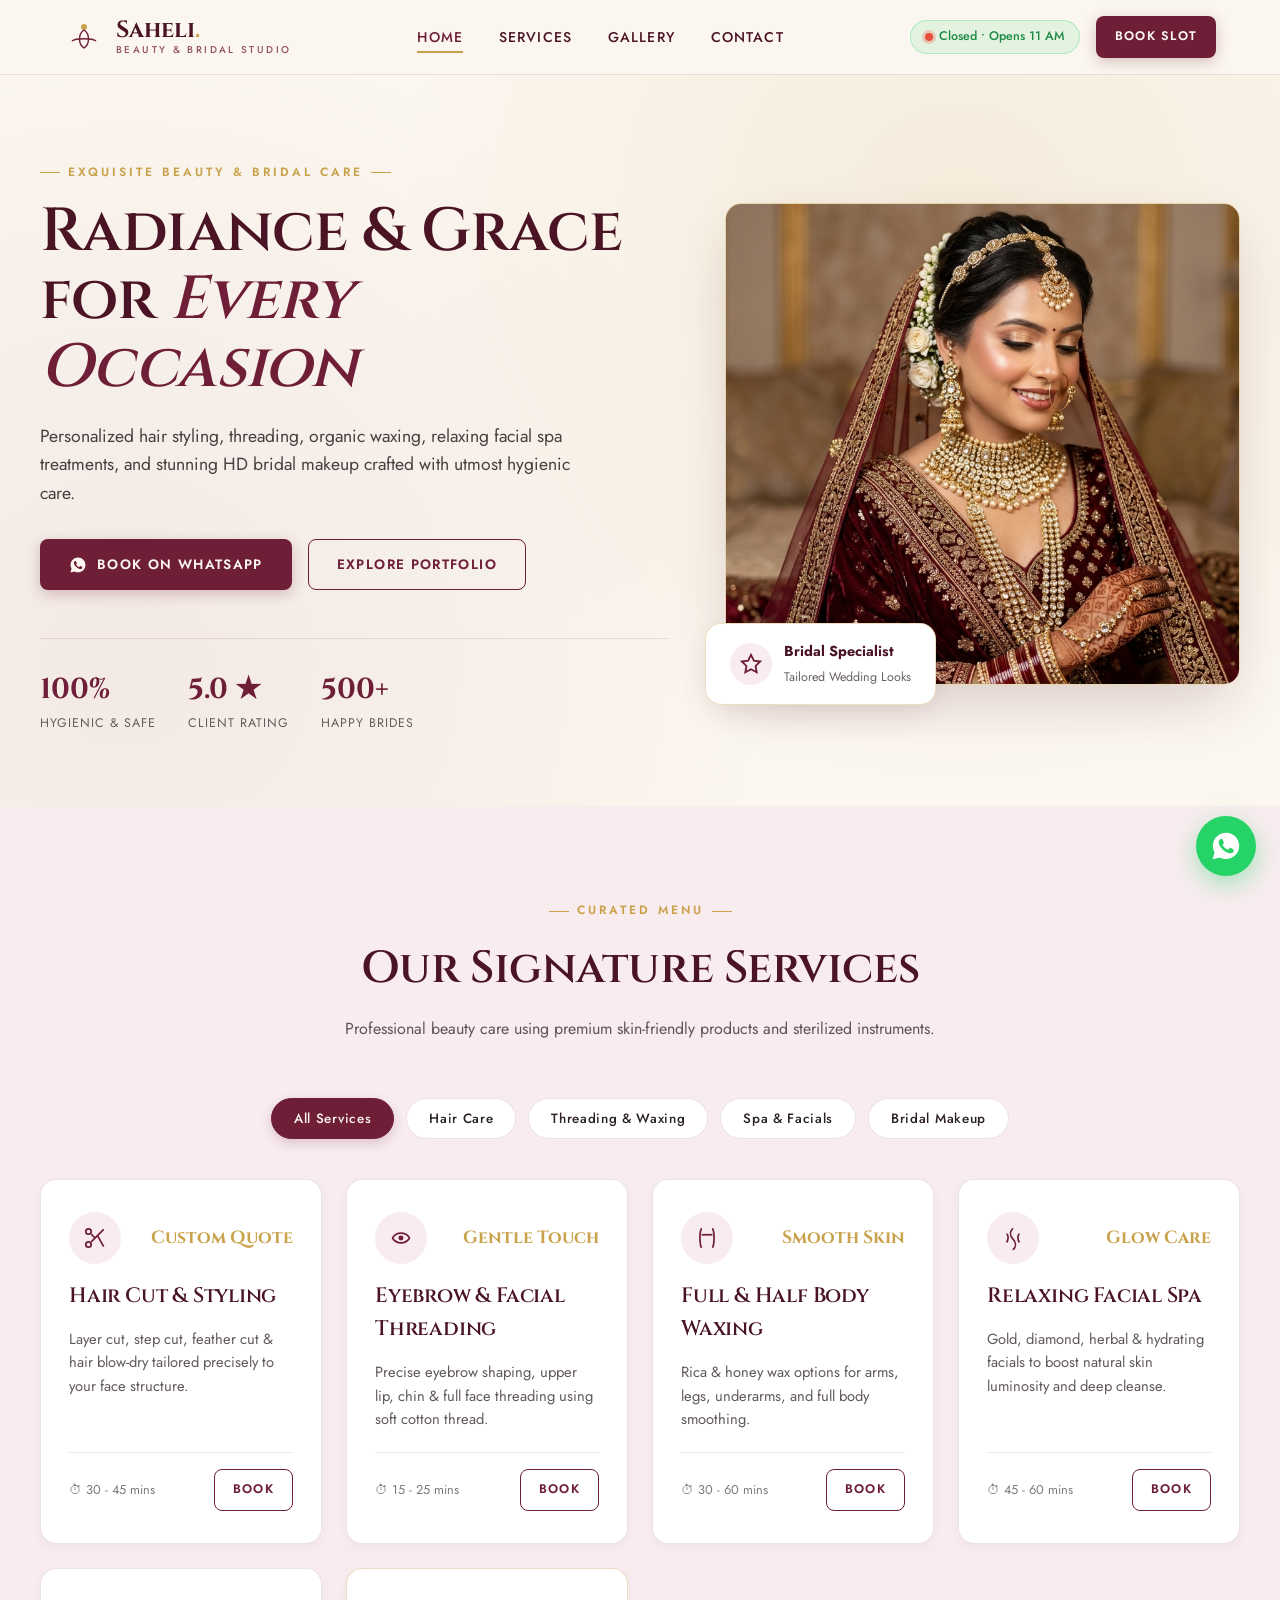
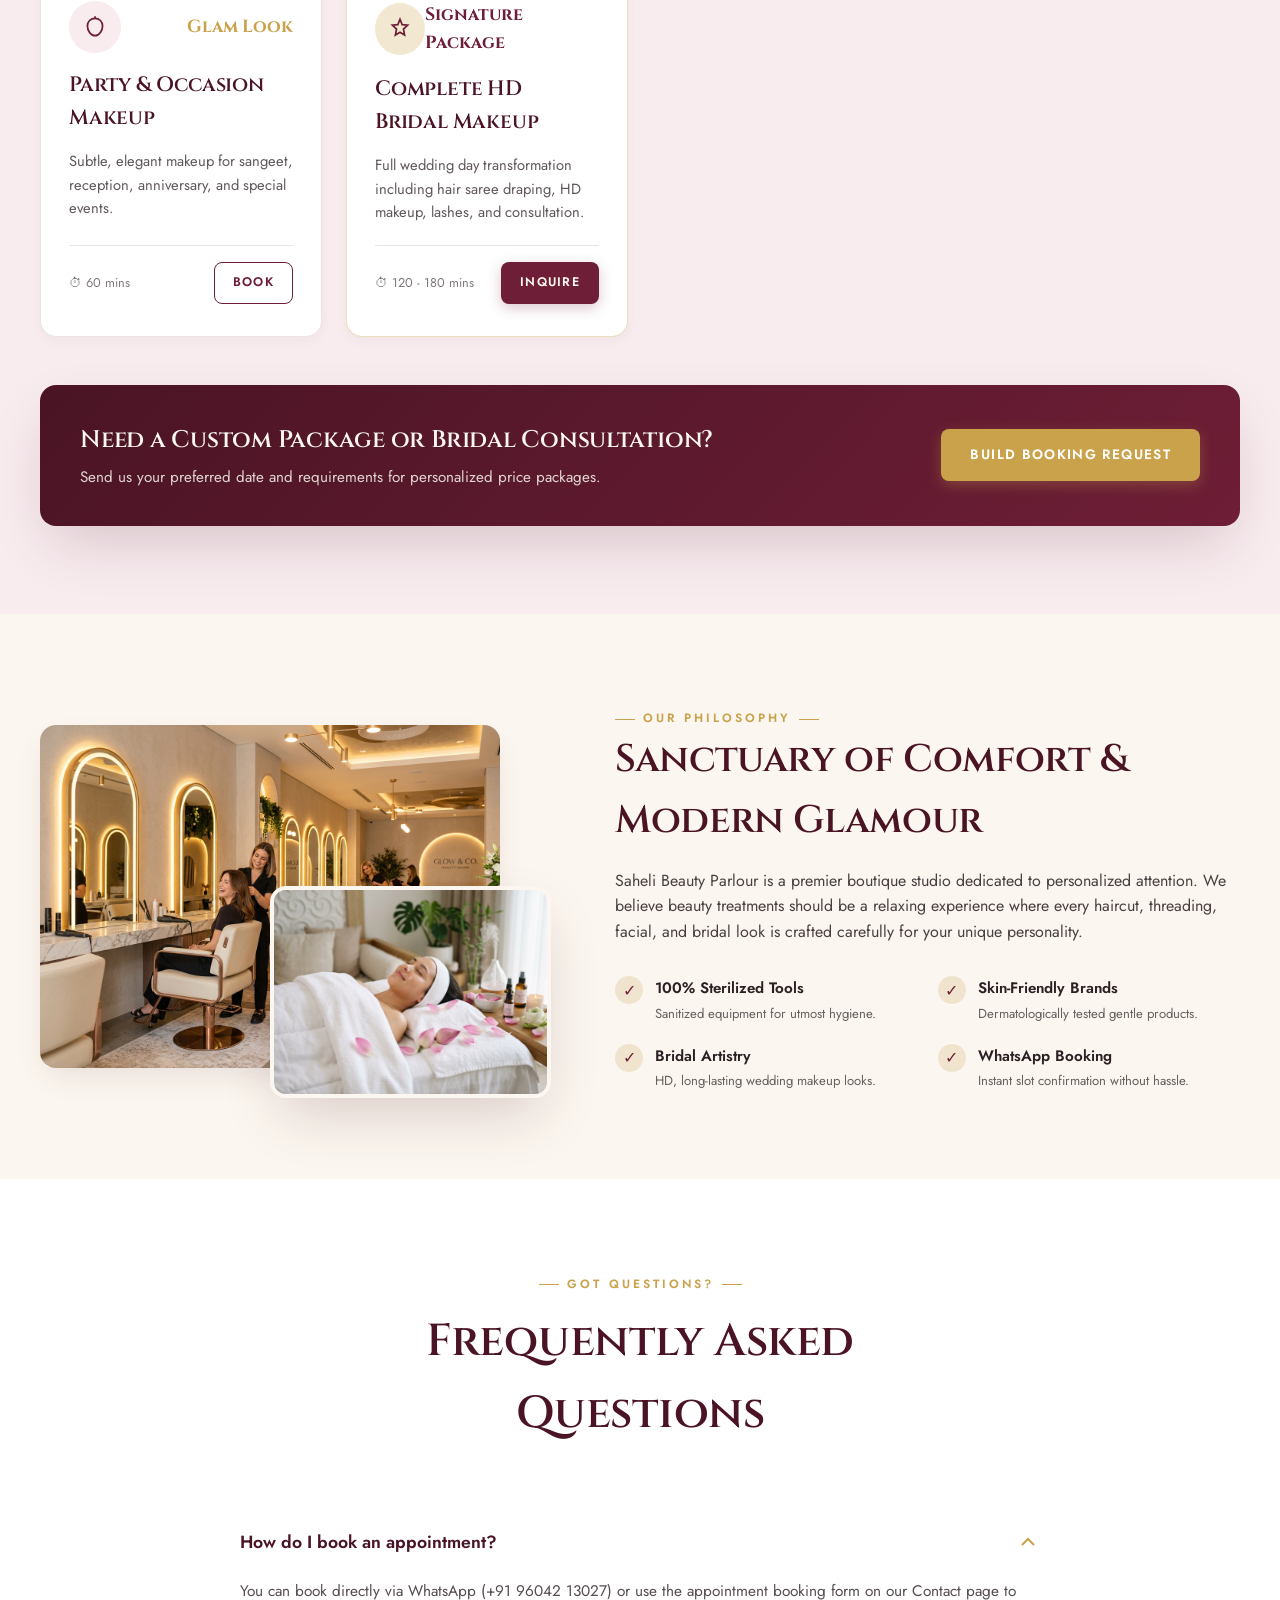
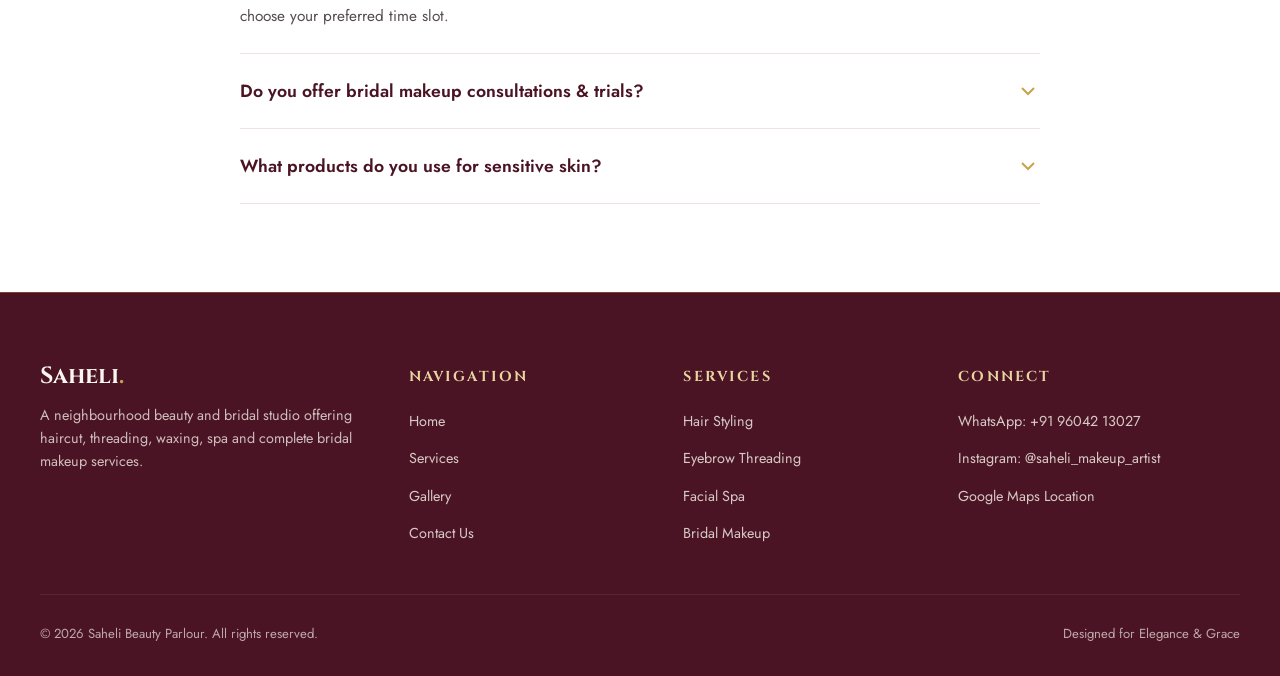
<file: index.html>
<!DOCTYPE html>
<html lang="en">
<head>
<meta charset="UTF-8">
<meta name="viewport" content="width=device-width, initial-scale=1.0">
<title>Saheli Beauty &amp; Bridal Studio — Haircut, Threading, Spa &amp; Bridal Makeup</title>
<meta name="description" content="Saheli Beauty Parlour offers expert haircut, threading, waxing, facial spa and complete bridal makeup in a clean, hygienic and luxury setting. Book on WhatsApp +91 96042 13027.">
<link rel="icon" type="image/svg+xml" href="favicon.svg">
<meta property="og:title" content="Saheli Beauty &amp; Bridal Studio — Luxury Beauty &amp; Makeup">
<meta property="og:description" content="Haircut, threading, waxing, spa and HD bridal makeup. Book appointments directly on WhatsApp.">
<meta property="og:type" content="website">
<meta name="theme-color" content="#6E1E36">
<link rel="stylesheet" href="style.css">
</head>
<body>

<!-- Header & Navigation -->
<header class="site-header">
  <nav class="nav">
    <a href="index.html" class="brand">
      <svg class="brand-mark" viewBox="0 0 40 40" aria-hidden="true">
        <circle cx="20" cy="10" r="3"/>
        <path d="M20 13c-6 4-6 14 0 18 6-4 6-14 0-18Z"/>
        <path d="M8 24c3-3 21-3 24 0"/>
      </svg>
      <span class="wordmark">Saheli<span>.</span><small>Beauty &amp; Bridal Studio</small></span>
    </a>
    
    <button class="nav-toggle" id="navToggle" aria-label="Toggle menu" aria-expanded="false">
      <svg width="26" height="26" viewBox="0 0 24 24" fill="none" stroke="currentColor" stroke-width="1.8"><line x1="3" y1="6" x2="21" y2="6"/><line x1="3" y1="12" x2="21" y2="12"/><line x1="3" y1="18" x2="21" y2="18"/></svg>
    </button>

    <ul class="nav-links" id="navLinks">
      <li><a href="index.html" aria-current="page">Home</a></li>
      <li><a href="#services">Services</a></li>
      <li><a href="gallery.html">Gallery</a></li>
      <li><a href="contact.html">Contact</a></li>
    </ul>

    <div class="nav-actions">
      <div class="store-status" id="storeStatus">
        <span class="status-dot"></span> Open Now
      </div>
      <a class="btn btn-solid btn-sm" href="https://wa.me/919604213027?text=Hi%20Saheli%20Beauty%20Parlour%2C%20I%27d%20like%20to%20book%20an%20appointment" target="_blank" rel="noopener">Book Slot</a>
    </div>
  </nav>
</header>

<!-- Hero Section -->
<section class="hero">
  <div class="hero-grid">
    <div class="hero-text">
      <span class="eyebrow">Exquisite Beauty &amp; Bridal Care</span>
      <h1>Radiance &amp; Grace for <span>Every Occasion</span></h1>
      <p class="tagline">Personalized hair styling, threading, organic waxing, relaxing facial spa treatments, and stunning HD bridal makeup crafted with utmost hygienic care.</p>

      <div class="hero-actions">
        <a class="btn btn-solid" href="https://wa.me/919604213027?text=Hi%20Saheli%20Beauty%20Parlour%2C%20I%27d%20like%20to%20book%20an%20appointment" target="_blank" rel="noopener">
          <svg width="18" height="18" viewBox="0 0 24 24" fill="currentColor"><path d="M12.04 2C6.58 2 2.13 6.45 2.13 11.91c0 1.71.44 3.36 1.28 4.82L2 22l5.4-1.36c1.39.75 2.96 1.15 4.6 1.15h.01c5.46 0 9.91-4.45 9.91-9.91C21.92 6.45 17.5 2 12.04 2zm5.8 14.05c-.24.67-1.4 1.29-1.93 1.36-.5.07-1.11.1-1.79-.11-.41-.13-.94-.3-1.62-.6-2.85-1.23-4.7-4.11-4.84-4.3-.14-.19-1.16-1.54-1.16-2.94 0-1.4.73-2.09.99-2.37.26-.28.57-.35.76-.35h.55c.18 0 .42-.03.65.5.24.57.82 1.97.89 2.11.07.14.12.31.02.5-.09.19-.14.31-.28.47-.14.16-.29.36-.42.48-.14.13-.28.28-.13.55.16.28.7 1.16 1.51 1.88 1.04.93 1.91 1.22 2.19 1.36.28.14.44.12.6-.07.16-.19.68-.79.86-1.06.18-.28.35-.23.6-.14.24.09 1.55.73 1.81.87.28.13.46.19.53.3.07.11.07.65-.17 1.32z"/></svg>
          Book on WhatsApp
        </a>
        <a class="btn btn-outline" href="gallery.html">Explore Portfolio</a>
      </div>

      <div class="hero-stats">
        <div class="hero-stat-item">
          <div class="num">100%</div>
          <div class="label">Hygienic &amp; Safe</div>
        </div>
        <div class="hero-stat-item">
          <div class="num">5.0 ★</div>
          <div class="label">Client Rating</div>
        </div>
        <div class="hero-stat-item">
          <div class="num">500+</div>
          <div class="label">Happy Brides</div>
        </div>
      </div>
    </div>

    <div class="hero-image-wrap">
      <div class="hero-image-frame">
        <img src="images/bridal_hero.jpg" alt="Saheli Beauty Parlour Bridal Look" width="600" height="480">
      </div>
      <div class="hero-badge-float">
        <div class="hero-badge-icon">
          <svg width="22" height="22" viewBox="0 0 24 24" fill="none" stroke="currentColor" stroke-width="2"><path d="M12 2l3.09 6.26L22 9.27l-5 4.87 1.18 6.88L12 17.77l-6.18 3.25L7 14.14 2 9.27l6.91-1.01L12 2z"/></svg>
        </div>
        <div>
          <strong style="display:block; font-size:0.9rem; color:var(--maroon-dark);">Bridal Specialist</strong>
          <span style="font-size:0.78rem; opacity:0.7;">Tailored Wedding Looks</span>
        </div>
      </div>
    </div>
  </div>
</section>

<!-- Services Section -->
<section id="services" class="services-section">
  <div class="section-head">
    <span class="eyebrow">Curated Menu</span>
    <h2>Our Signature Services</h2>
    <p>Professional beauty care using premium skin-friendly products and sterilized instruments.</p>
  </div>

  <div class="services-filter-tabs">
    <button class="tab-btn active" data-category="all">All Services</button>
    <button class="tab-btn" data-category="hair">Hair Care</button>
    <button class="tab-btn" data-category="threading">Threading &amp; Waxing</button>
    <button class="tab-btn" data-category="spa">Spa &amp; Facials</button>
    <button class="tab-btn" data-category="bridal">Bridal Makeup</button>
  </div>

  <div class="services-grid">
    <!-- Haircut -->
    <div class="service-card" data-category="hair">
      <div>
        <div class="service-card-header">
          <div class="service-icon-wrap">
            <svg width="26" height="26" viewBox="0 0 24 24" fill="none" stroke="currentColor" stroke-width="1.6"><circle cx="6" cy="6" r="2.5"/><circle cx="6" cy="18" r="2.5"/><line x1="20" y1="4" x2="8.5" y2="15.5"/><line x1="14.5" y1="10" x2="20" y2="20"/><line x1="8.5" y1="8.5" x2="12" y2="12"/></svg>
          </div>
          <div class="service-price-tag">Custom Quote</div>
        </div>
        <h3>Hair Cut &amp; Styling</h3>
        <p>Layer cut, step cut, feather cut &amp; hair blow-dry tailored precisely to your face structure.</p>
      </div>
      <div class="service-card-footer">
        <span class="service-duration">⏱ 30 - 45 mins</span>
        <a class="btn btn-outline btn-sm" href="contact.html">Book</a>
      </div>
    </div>

    <!-- Threading -->
    <div class="service-card" data-category="threading">
      <div>
        <div class="service-card-header">
          <div class="service-icon-wrap">
            <svg width="26" height="26" viewBox="0 0 24 24" fill="none" stroke="currentColor" stroke-width="1.6"><path d="M4 12c4-6 12-6 16 0"/><path d="M4 12c4 6 12 6 16 0"/><circle cx="12" cy="12" r="1.5" fill="currentColor"/></svg>
          </div>
          <div class="service-price-tag">Gentle Touch</div>
        </div>
        <h3>Eyebrow &amp; Facial Threading</h3>
        <p>Precise eyebrow shaping, upper lip, chin &amp; full face threading using soft cotton thread.</p>
      </div>
      <div class="service-card-footer">
        <span class="service-duration">⏱ 15 - 25 mins</span>
        <a class="btn btn-outline btn-sm" href="contact.html">Book</a>
      </div>
    </div>

    <!-- Waxing -->
    <div class="service-card" data-category="threading">
      <div>
        <div class="service-card-header">
          <div class="service-icon-wrap">
            <svg width="26" height="26" viewBox="0 0 24 24" fill="none" stroke="currentColor" stroke-width="1.6"><path d="M7 3c-2 3-2 15 0 18"/><path d="M17 3c2 3 2 15 0 18"/><line x1="7" y1="9" x2="17" y2="9"/></svg>
          </div>
          <div class="service-price-tag">Smooth Skin</div>
        </div>
        <h3>Full &amp; Half Body Waxing</h3>
        <p>Rica &amp; honey wax options for arms, legs, underarms, and full body smoothing.</p>
      </div>
      <div class="service-card-footer">
        <span class="service-duration">⏱ 30 - 60 mins</span>
        <a class="btn btn-outline btn-sm" href="contact.html">Book</a>
      </div>
    </div>

    <!-- Spa & Facial -->
    <div class="service-card" data-category="spa">
      <div>
        <div class="service-card-header">
          <div class="service-icon-wrap">
            <svg width="26" height="26" viewBox="0 0 24 24" fill="none" stroke="currentColor" stroke-width="1.6"><path d="M12 3c-3 3-3 7 0 10s3 7 0 10"/><path d="M6 8c2 1 2 6 0 8"/><path d="M18 8c-2 1-2 6 0 8"/></svg>
          </div>
          <div class="service-price-tag">Glow Care</div>
        </div>
        <h3>Relaxing Facial Spa</h3>
        <p>Gold, diamond, herbal &amp; hydrating facials to boost natural skin luminosity and deep cleanse.</p>
      </div>
      <div class="service-card-footer">
        <span class="service-duration">⏱ 45 - 60 mins</span>
        <a class="btn btn-outline btn-sm" href="contact.html">Book</a>
      </div>
    </div>

    <!-- Party Makeup -->
    <div class="service-card" data-category="bridal">
      <div>
        <div class="service-card-header">
          <div class="service-icon-wrap">
            <svg width="26" height="26" viewBox="0 0 24 24" fill="none" stroke="currentColor" stroke-width="1.6"><path d="M12 4c4 0 7 3 7 7s-3 9-7 9-7-5-7-9 3-7 7-7Z"/><path d="M12 4V2"/></svg>
          </div>
          <div class="service-price-tag">Glam Look</div>
        </div>
        <h3>Party &amp; Occasion Makeup</h3>
        <p>Subtle, elegant makeup for sangeet, reception, anniversary, and special events.</p>
      </div>
      <div class="service-card-footer">
        <span class="service-duration">⏱ 60 mins</span>
        <a class="btn btn-outline btn-sm" href="contact.html">Book</a>
      </div>
    </div>

    <!-- Complete Bridal Package -->
    <div class="service-card" data-category="bridal" style="border:1px solid var(--border-gold);">
      <div>
        <div class="service-card-header">
          <div class="service-icon-wrap" style="background:var(--gold-glow); color:var(--maroon);">
            <svg width="26" height="26" viewBox="0 0 24 24" fill="none" stroke="currentColor" stroke-width="1.6"><path d="M12 3l2 5 5 .5-3.8 3.5 1 5.5L12 15l-4.2 2.5 1-5.5L5 8.5 10 8z"/></svg>
          </div>
          <div class="service-price-tag" style="color:var(--maroon);">Signature Package</div>
        </div>
        <h3>Complete HD Bridal Makeup</h3>
        <p>Full wedding day transformation including hair saree draping, HD makeup, lashes, and consultation.</p>
      </div>
      <div class="service-card-footer">
        <span class="service-duration">⏱ 120 - 180 mins</span>
        <a class="btn btn-solid btn-sm" href="contact.html">Inquire</a>
      </div>
    </div>
  </div>

  <div class="calc-banner">
    <div class="calc-info">
      <h3>Need a Custom Package or Bridal Consultation?</h3>
      <p>Send us your preferred date and requirements for personalized price packages.</p>
    </div>
    <a class="btn btn-gold" href="contact.html">Build Booking Request</a>
  </div>
</section>

<!-- About Section -->
<section class="about-section">
  <div class="about-grid">
    <div class="about-images-stack">
      <img class="about-img-main" src="images/parlour_salon.jpg" alt="Saheli Beauty Parlour Interior" width="500" height="380">
      <img class="about-img-sub" src="images/spa_facial.jpg" alt="Facial Treatment" width="300" height="220">
    </div>

    <div class="about-content">
      <span class="eyebrow">Our Philosophy</span>
      <h2 style="font-size:2.4rem;">Sanctuary of Comfort &amp; Modern Glamour</h2>
      <p style="opacity:0.85; margin-top:16px;">Saheli Beauty Parlour is a premier boutique studio dedicated to personalized attention. We believe beauty treatments should be a relaxing experience where every haircut, threading, facial, and bridal look is crafted carefully for your unique personality.</p>

      <div class="feature-list">
        <div class="feature-item">
          <div class="feature-icon">✓</div>
          <div>
            <h4>100% Sterilized Tools</h4>
            <p>Sanitized equipment for utmost hygiene.</p>
          </div>
        </div>
        <div class="feature-item">
          <div class="feature-icon">✓</div>
          <div>
            <h4>Skin-Friendly Brands</h4>
            <p>Dermatologically tested gentle products.</p>
          </div>
        </div>
        <div class="feature-item">
          <div class="feature-icon">✓</div>
          <div>
            <h4>Bridal Artistry</h4>
            <p>HD, long-lasting wedding makeup looks.</p>
          </div>
        </div>
        <div class="feature-item">
          <div class="feature-icon">✓</div>
          <div>
            <h4>WhatsApp Booking</h4>
            <p>Instant slot confirmation without hassle.</p>
          </div>
        </div>
      </div>
    </div>
  </div>
</section>


<!-- FAQ Accordion Section -->
<section class="faq-section">
  <div class="section-head">
    <span class="eyebrow">Got Questions?</span>
    <h2>Frequently Asked Questions</h2>
  </div>

  <div class="faq-container">
    <div class="faq-item active">
      <button class="faq-question">
        <span>How do I book an appointment?</span>
        <svg class="faq-icon" viewBox="0 0 24 24" fill="none" stroke="currentColor" stroke-width="2"><polyline points="6 9 12 15 18 9"/></svg>
      </button>
      <div class="faq-answer">
        <p>You can book directly via WhatsApp (+91 96042 13027) or use the appointment booking form on our Contact page to choose your preferred time slot.</p>
      </div>
    </div>

    <div class="faq-item">
      <button class="faq-question">
        <span>Do you offer bridal makeup consultations &amp; trials?</span>
        <svg class="faq-icon" viewBox="0 0 24 24" fill="none" stroke="currentColor" stroke-width="2"><polyline points="6 9 12 15 18 9"/></svg>
      </button>
      <div class="faq-answer">
        <p>Yes! We provide complete pre-wedding consultations to discuss saree/lehenga draping styles, skin tone matching, and hairstyle trials.</p>
      </div>
    </div>

    <div class="faq-item">
      <button class="faq-question">
        <span>What products do you use for sensitive skin?</span>
        <svg class="faq-icon" viewBox="0 0 24 24" fill="none" stroke="currentColor" stroke-width="2"><polyline points="6 9 12 15 18 9"/></svg>
      </button>
      <div class="faq-answer">
        <p>We use hypoallergenic, dermatologically tested, organic waxes and professional makeup brands safe for sensitive skin.</p>
      </div>
    </div>
  </div>
</section>

<!-- Footer -->
<footer>
  <div class="footer-grid">
    <div class="footer-brand">
      <span class="wordmark">Saheli<span>.</span></span>
      <p>A neighbourhood beauty and bridal studio offering haircut, threading, waxing, spa and complete bridal makeup services.</p>
    </div>

    <div class="footer-col">
      <h4>Navigation</h4>
      <ul class="footer-links">
        <li><a href="index.html">Home</a></li>
        <li><a href="#services">Services</a></li>
        <li><a href="gallery.html">Gallery</a></li>
        <li><a href="contact.html">Contact Us</a></li>
      </ul>
    </div>

    <div class="footer-col">
      <h4>Services</h4>
      <ul class="footer-links">
        <li><a href="index.html#services">Hair Styling</a></li>
        <li><a href="index.html#services">Eyebrow Threading</a></li>
        <li><a href="index.html#services">Facial Spa</a></li>
        <li><a href="index.html#services">Bridal Makeup</a></li>
      </ul>
    </div>

    <div class="footer-col">
      <h4>Connect</h4>
      <ul class="footer-links">
        <li><a href="https://wa.me/919604213027" target="_blank" rel="noopener">WhatsApp: +91 96042 13027</a></li>
        <li><a href="https://www.instagram.com/saheli_makeup_artist/" target="_blank" rel="noopener">Instagram: @saheli_makeup_artist</a></li>
        <li><a href="https://maps.app.goo.gl/TFpeDv4DukYnnSv28?g_st=ac" target="_blank" rel="noopener">Google Maps Location</a></li>
      </ul>
    </div>
  </div>

  <div class="footer-bottom">
    <div>&copy; <span id="year"></span> Saheli Beauty Parlour. All rights reserved.</div>
    <div>Designed for Elegance &amp; Grace</div>
  </div>
</footer>

<!-- Floating WhatsApp Button -->
<a class="whatsapp-float" href="https://wa.me/919604213027?text=Hi%20Saheli%20Beauty%20Parlour%2C%20I%27d%20like%20to%20book%20an%20appointment" target="_blank" rel="noopener" aria-label="Chat on WhatsApp">
  <span class="whatsapp-tooltip">Book Appointment</span>
  <svg viewBox="0 0 24 24"><path d="M12.04 2C6.58 2 2.13 6.45 2.13 11.91c0 1.71.44 3.36 1.28 4.82L2 22l5.4-1.36c1.39.75 2.96 1.15 4.6 1.15h.01c5.46 0 9.91-4.45 9.91-9.91C21.92 6.45 17.5 2 12.04 2zm5.8 14.05c-.24.67-1.4 1.29-1.93 1.36-.5.07-1.11.1-1.79-.11-.41-.13-.94-.3-1.62-.6-2.85-1.23-4.7-4.11-4.84-4.3-.14-.19-1.16-1.54-1.16-2.94 0-1.4.73-2.09.99-2.37.26-.28.57-.35.76-.35h.55c.18 0 .42-.03.65.5.24.57.82 1.97.89 2.11.07.14.12.31.02.5-.09.19-.14.31-.28.47-.14.16-.29.36-.42.48-.14.13-.28.28-.13.55.16.28.7 1.16 1.51 1.88 1.04.93 1.91 1.22 2.19 1.36.28.14.44.12.6-.07.16-.19.68-.79.86-1.06.18-.28.35-.23.6-.14.24.09 1.55.73 1.81.87.28.13.46.19.53.3.07.11.07.65-.17 1.32z"/></svg>
</a>

<script src="script.js?v=3"></script>
</body>
</html>
</file>
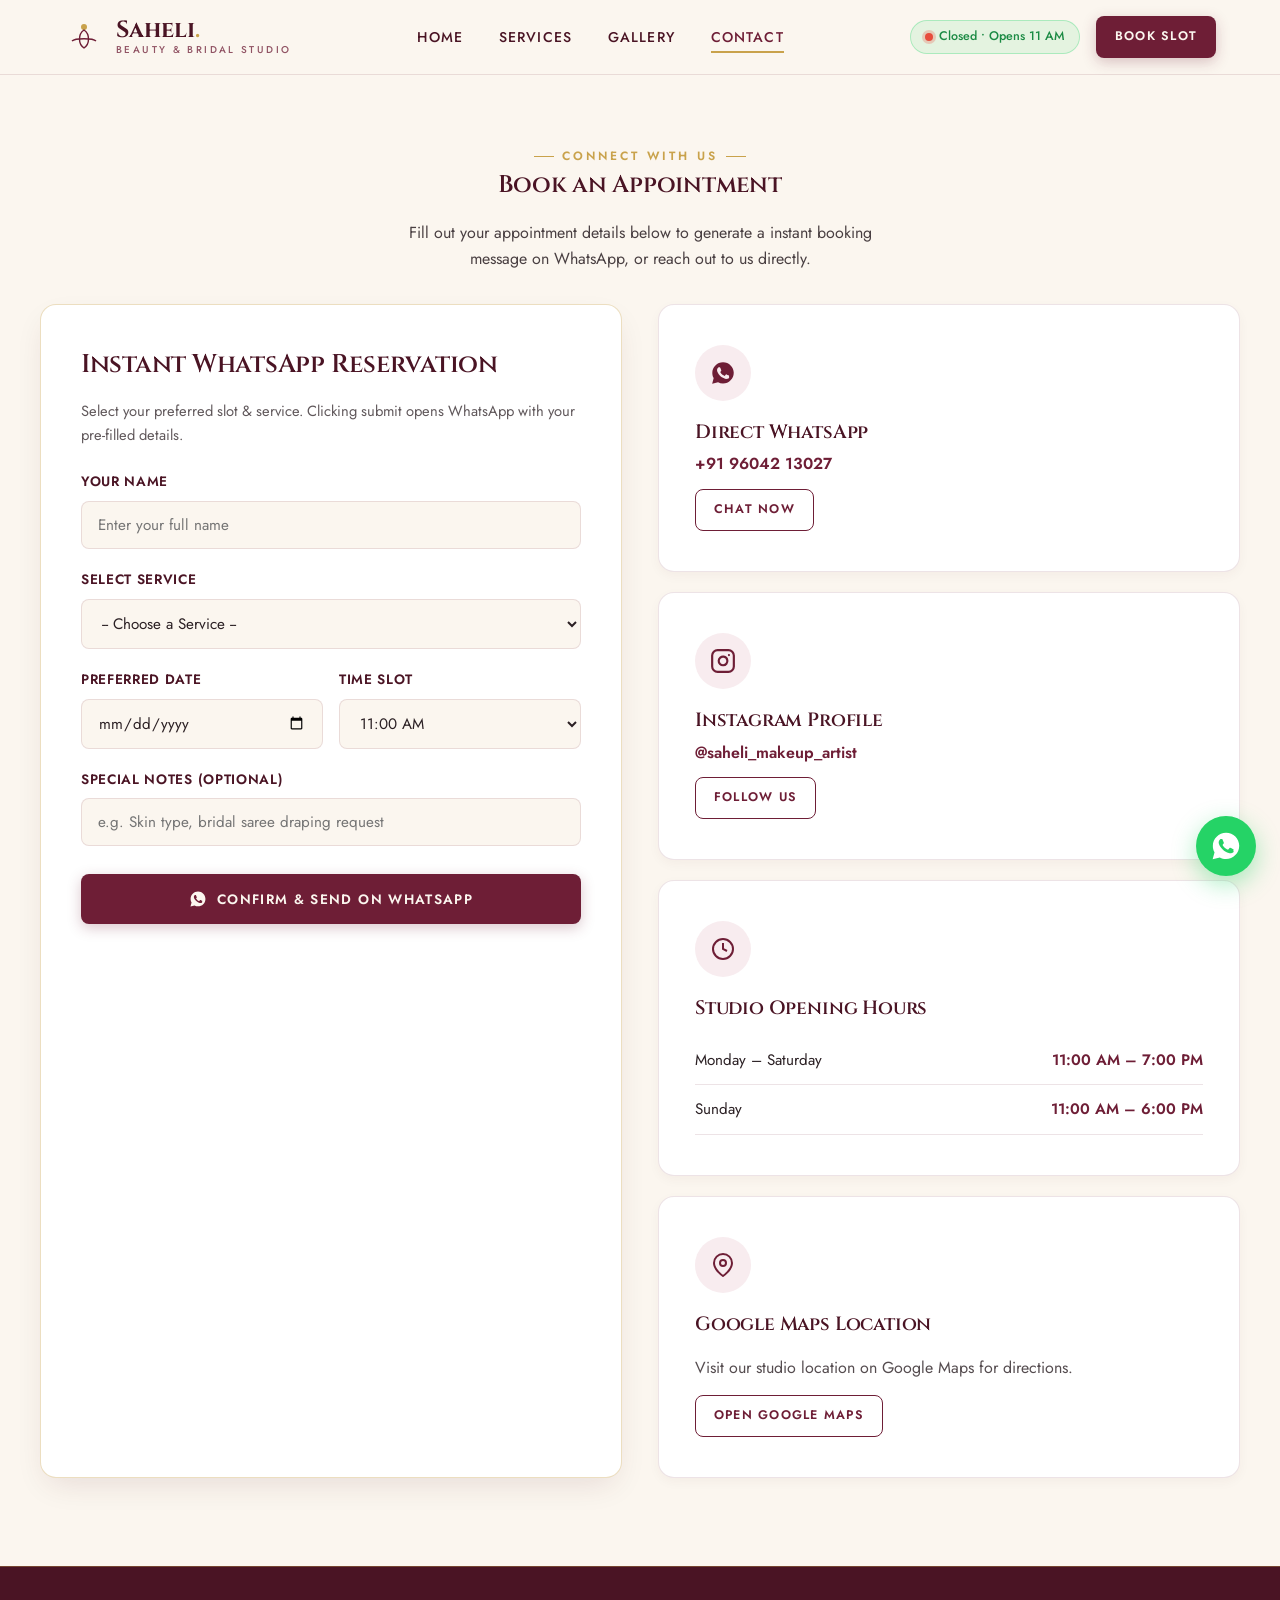
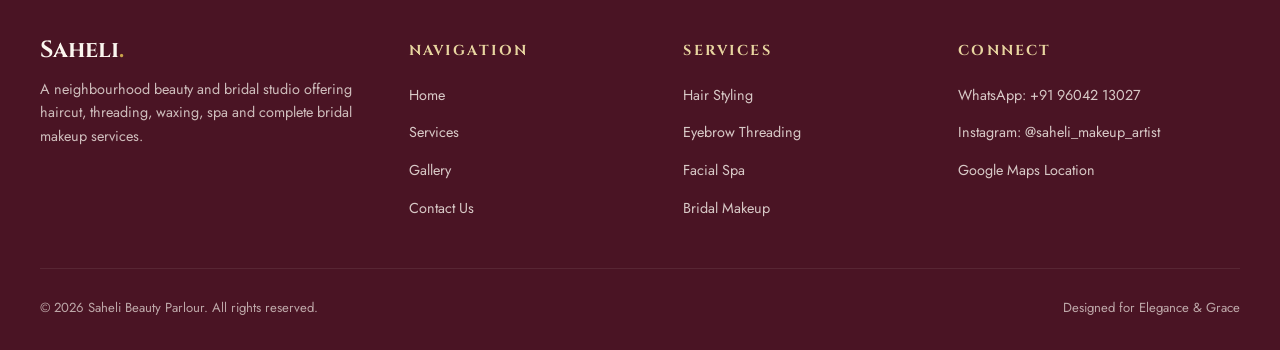
<file: contact.html>
<!DOCTYPE html>
<html lang="en">
<head>
<meta charset="UTF-8">
<meta name="viewport" content="width=device-width, initial-scale=1.0">
<title>Contact &amp; Book Appointment — Saheli Beauty Parlour</title>
<meta name="description" content="Book an appointment with Saheli Beauty Parlour on WhatsApp +91 96042 13027, visit our studio, or view working hours.">
<link rel="icon" type="image/svg+xml" href="favicon.svg">
<meta property="og:title" content="Contact — Saheli Beauty Parlour">
<meta property="og:description" content="Book an appointment via WhatsApp or visit our beauty studio.">
<meta property="og:type" content="website">
<meta name="theme-color" content="#6E1E36">
<link rel="stylesheet" href="style.css">
</head>
<body>

<header class="site-header">
  <nav class="nav">
    <a href="index.html" class="brand">
      <svg class="brand-mark" viewBox="0 0 40 40" aria-hidden="true">
        <circle cx="20" cy="10" r="3"/>
        <path d="M20 13c-6 4-6 14 0 18 6-4 6-14 0-18Z"/>
        <path d="M8 24c3-3 21-3 24 0"/>
      </svg>
      <span class="wordmark">Saheli<span>.</span><small>Beauty &amp; Bridal Studio</small></span>
    </a>

    <button class="nav-toggle" id="navToggle" aria-label="Toggle menu" aria-expanded="false">
      <svg width="26" height="26" viewBox="0 0 24 24" fill="none" stroke="currentColor" stroke-width="1.8"><line x1="3" y1="6" x2="21" y2="6"/><line x1="3" y1="12" x2="21" y2="12"/><line x1="3" y1="18" x2="21" y2="18"/></svg>
    </button>

    <ul class="nav-links" id="navLinks">
      <li><a href="index.html">Home</a></li>
      <li><a href="index.html#services">Services</a></li>
      <li><a href="gallery.html">Gallery</a></li>
      <li><a href="contact.html" aria-current="page">Contact</a></li>
    </ul>

    <div class="nav-actions">
      <div class="store-status" id="storeStatus">
        <span class="status-dot"></span> Open Now
      </div>
      <a class="btn btn-solid btn-sm" href="https://wa.me/919604213027?text=Hi%20Saheli%20Beauty%20Parlour%2C%20I%27d%20like%20to%20book%20an%20appointment" target="_blank" rel="noopener">Book Slot</a>
    </div>
  </nav>
</header>

<section class="gallery-hero">
  <span class="eyebrow">Connect With Us</span>
  <h1>Book an Appointment</h1>
  <p style="max-width:520px; margin:16px auto 0; opacity:0.85;">Fill out your appointment details below to generate a instant booking message on WhatsApp, or reach out to us directly.</p>
</section>

<section style="padding-top:0;">
  <div class="contact-grid">
    
    <!-- Interactive Appointment Booking Form -->
    <div class="booking-form-box">
      <h3 style="font-size:1.6rem; margin-bottom:8px;">Instant WhatsApp Reservation</h3>
      <p style="opacity:0.75; font-size:0.92rem; margin-bottom:24px;">Select your preferred slot &amp; service. Clicking submit opens WhatsApp with your pre-filled details.</p>

      <form onsubmit="sendWhatsAppBooking(event)">
        <div class="form-group">
          <label for="bookName">Your Name</label>
          <input type="text" id="bookName" class="form-control" placeholder="Enter your full name" required>
        </div>

        <div class="form-group">
          <label for="bookService">Select Service</label>
          <select id="bookService" class="form-control" required>
            <option value="">-- Choose a Service --</option>
            <option value="Hair Cut & Styling">Hair Cut &amp; Styling</option>
            <option value="Eyebrow Threading">Eyebrow &amp; Facial Threading</option>
            <option value="Full / Half Body Waxing">Full / Half Body Waxing</option>
            <option value="Relaxing Facial Spa">Relaxing Facial Spa</option>
            <option value="Party Makeup">Party / Occasion Makeup</option>
            <option value="Complete HD Bridal Package">Complete HD Bridal Package</option>
            <option value="Multiple Services">Multiple Services / Consultation</option>
          </select>
        </div>

        <div style="display:grid; grid-template-columns:1fr 1fr; gap:16px;">
          <div class="form-group">
            <label for="bookDate">Preferred Date</label>
            <input type="date" id="bookDate" class="form-control" required>
          </div>
          <div class="form-group">
            <label for="bookTime">Time Slot</label>
            <select id="bookTime" class="form-control" required>
              <option value="11:00 AM">11:00 AM</option>
              <option value="12:30 PM">12:30 PM</option>
              <option value="02:00 PM">02:00 PM</option>
              <option value="03:30 PM">03:30 PM</option>
              <option value="05:00 PM">05:00 PM</option>
              <option value="06:30 PM">06:30 PM</option>
            </select>
          </div>
        </div>

        <div class="form-group">
          <label for="bookNotes">Special Notes (Optional)</label>
          <input type="text" id="bookNotes" class="form-control" placeholder="e.g. Skin type, bridal saree draping request">
        </div>

        <button type="submit" class="btn btn-solid" style="width:100%; margin-top:8px;">
          <svg width="18" height="18" viewBox="0 0 24 24" fill="currentColor"><path d="M12.04 2C6.58 2 2.13 6.45 2.13 11.91c0 1.71.44 3.36 1.28 4.82L2 22l5.4-1.36c1.39.75 2.96 1.15 4.6 1.15h.01c5.46 0 9.91-4.45 9.91-9.91C21.92 6.45 17.5 2 12.04 2zm5.8 14.05c-.24.67-1.4 1.29-1.93 1.36-.5.07-1.11.1-1.79-.11-.41-.13-.94-.3-1.62-.6-2.85-1.23-4.7-4.11-4.84-4.3-.14-.19-1.16-1.54-1.16-2.94 0-1.4.73-2.09.99-2.37.26-.28.57-.35.76-.35h.55c.18 0 .42-.03.65.5.24.57.82 1.97.89 2.11.07.14.12.31.02.5-.09.19-.14.31-.28.47-.14.16-.29.36-.42.48-.14.13-.28.28-.13.55.16.28.7 1.16 1.51 1.88 1.04.93 1.91 1.22 2.19 1.36.28.14.44.12.6-.07.16-.19.68-.79.86-1.06.18-.28.35-.23.6-.14.24.09 1.55.73 1.81.87.28.13.46.19.53.3.07.11.07.65-.17 1.32z"/></svg>
          Confirm &amp; Send on WhatsApp
        </button>
      </form>
    </div>

    <!-- Contact Info Cards -->
    <div style="display:flex; flex-direction:column; gap:20px;">
      
      <div class="contact-card">
        <div class="contact-card-icon">
          <svg width="26" height="26" viewBox="0 0 24 24" fill="currentColor"><path d="M12.04 2C6.58 2 2.13 6.45 2.13 11.91c0 1.71.44 3.36 1.28 4.82L2 22l5.4-1.36c1.39.75 2.96 1.15 4.6 1.15h.01c5.46 0 9.91-4.45 9.91-9.91C21.92 6.45 17.5 2 12.04 2zm5.8 14.05c-.24.67-1.4 1.29-1.93 1.36-.5.07-1.11.1-1.79-.11-.41-.13-.94-.3-1.62-.6-2.85-1.23-4.7-4.11-4.84-4.3-.14-.19-1.16-1.54-1.16-2.94 0-1.4.73-2.09.99-2.37.26-.28.57-.35.76-.35h.55c.18 0 .42-.03.65.5.24.57.82 1.97.89 2.11.07.14.12.31.02.5-.09.19-.14.31-.28.47-.14.16-.29.36-.42.48-.14.13-.28.28-.13.55.16.28.7 1.16 1.51 1.88 1.04.93 1.91 1.22 2.19 1.36.28.14.44.12.6-.07.16-.19.68-.79.86-1.06.18-.28.35-.23.6-.14.24.09 1.55.73 1.81.87.28.13.46.19.53.3.07.11.07.65-.17 1.32z"/></svg>
        </div>
        <div>
          <h3 style="font-size:1.2rem; margin-bottom:4px;">Direct WhatsApp</h3>
          <p style="font-weight:600; color:var(--maroon); margin:0 0 12px;">+91 96042 13027</p>
          <a class="btn btn-outline btn-sm" href="https://wa.me/919604213027?text=Hi%20Saheli%20Beauty%20Parlour" target="_blank" rel="noopener">Chat Now</a>
        </div>
      </div>

      <div class="contact-card">
        <div class="contact-card-icon">
          <svg width="26" height="26" viewBox="0 0 24 24" fill="none" stroke="currentColor" stroke-width="2" stroke-linecap="round" stroke-linejoin="round"><rect x="2" y="2" width="20" height="20" rx="5" ry="5"></rect><path d="M16 11.37A4 4 0 1 1 12.63 8 4 4 0 0 1 16 11.37z"></path><line x1="17.5" y1="6.5" x2="17.51" y2="6.5"></line></svg>
        </div>
        <div>
          <h3 style="font-size:1.2rem; margin-bottom:4px;">Instagram Profile</h3>
          <p style="font-weight:600; color:var(--maroon); margin:0 0 12px;">@saheli_makeup_artist</p>
          <a class="btn btn-outline btn-sm" href="https://www.instagram.com/saheli_makeup_artist/" target="_blank" rel="noopener">Follow Us</a>
        </div>
      </div>

      <div class="contact-card">
        <div class="contact-card-icon">
          <svg width="24" height="24" viewBox="0 0 24 24" fill="none" stroke="currentColor" stroke-width="2"><circle cx="12" cy="12" r="10"/><polyline points="12 6 12 12 16 14"/></svg>
        </div>
        <div>
          <h3 style="font-size:1.2rem; margin-bottom:12px;">Studio Opening Hours</h3>
          <table class="hours-table">
            <tr><td>Monday – Saturday</td><td>11:00 AM – 7:00 PM</td></tr>
            <tr><td>Sunday</td><td>11:00 AM – 6:00 PM</td></tr>
          </table>
        </div>
      </div>

      <div class="contact-card">
        <div class="contact-card-icon">
          <svg width="24" height="24" viewBox="0 0 24 24" fill="none" stroke="currentColor" stroke-width="2"><path d="M21 10c0 7-9 13-9 13s-9-6-9-13a9 9 0 0 1 18 0z"/><circle cx="12" cy="10" r="3"/></svg>
        </div>
        <div>
          <h3 style="font-size:1.2rem; margin-bottom:6px;">Google Maps Location</h3>
          <p style="opacity:0.8; margin-bottom:14px;">Visit our studio location on Google Maps for directions.</p>
          <a class="btn btn-outline btn-sm" href="https://maps.app.goo.gl/TFpeDv4DukYnnSv28?g_st=ac" target="_blank" rel="noopener">Open Google Maps</a>
        </div>
      </div>

    </div>

  </div>
</section>

<footer>
  <div class="footer-grid">
    <div class="footer-brand">
      <span class="wordmark">Saheli<span>.</span></span>
      <p>A neighbourhood beauty and bridal studio offering haircut, threading, waxing, spa and complete bridal makeup services.</p>
    </div>

    <div class="footer-col">
      <h4>Navigation</h4>
      <ul class="footer-links">
        <li><a href="index.html">Home</a></li>
        <li><a href="index.html#services">Services</a></li>
        <li><a href="gallery.html">Gallery</a></li>
        <li><a href="contact.html">Contact Us</a></li>
      </ul>
    </div>

    <div class="footer-col">
      <h4>Services</h4>
      <ul class="footer-links">
        <li><a href="index.html#services">Hair Styling</a></li>
        <li><a href="index.html#services">Eyebrow Threading</a></li>
        <li><a href="index.html#services">Facial Spa</a></li>
        <li><a href="index.html#services">Bridal Makeup</a></li>
      </ul>
    </div>

    <div class="footer-col">
      <h4>Connect</h4>
      <ul class="footer-links">
        <li><a href="https://wa.me/919604213027" target="_blank" rel="noopener">WhatsApp: +91 96042 13027</a></li>
        <li><a href="https://www.instagram.com/saheli_makeup_artist/" target="_blank" rel="noopener">Instagram: @saheli_makeup_artist</a></li>
        <li><a href="https://maps.app.goo.gl/TFpeDv4DukYnnSv28?g_st=ac" target="_blank" rel="noopener">Google Maps Location</a></li>
      </ul>
    </div>
  </div>

  <div class="footer-bottom">
    <div>&copy; <span id="year"></span> Saheli Beauty Parlour. All rights reserved.</div>
    <div>Designed for Elegance &amp; Grace</div>
  </div>
</footer>

<a class="whatsapp-float" href="https://wa.me/919604213027?text=Hi%20Saheli%20Beauty%20Parlour%2C%20I%27d%20like%20to%20book%20an%20appointment" target="_blank" rel="noopener" aria-label="Chat on WhatsApp">
  <span class="whatsapp-tooltip">Book Appointment</span>
  <svg viewBox="0 0 24 24"><path d="M12.04 2C6.58 2 2.13 6.45 2.13 11.91c0 1.71.44 3.36 1.28 4.82L2 22l5.4-1.36c1.39.75 2.96 1.15 4.6 1.15h.01c5.46 0 9.91-4.45 9.91-9.91C21.92 6.45 17.5 2 12.04 2zm5.8 14.05c-.24.67-1.4 1.29-1.93 1.36-.5.07-1.11.1-1.79-.11-.41-.13-.94-.3-1.62-.6-2.85-1.23-4.7-4.11-4.84-4.3-.14-.19-1.16-1.54-1.16-2.94 0-1.4.73-2.09.99-2.37.26-.28.57-.35.76-.35h.55c.18 0 .42-.03.65.5.24.57.82 1.97.89 2.11.07.14.12.31.02.5-.09.19-.14.31-.28.47-.14.16-.29.36-.42.48-.14.13-.28.28-.13.55.16.28.7 1.16 1.51 1.88 1.04.93 1.91 1.22 2.19 1.36.28.14.44.12.6-.07.16-.19.68-.79.86-1.06.18-.28.35-.23.6-.14.24.09 1.55.73 1.81.87.28.13.46.19.53.3.07.11.07.65-.17 1.32z"/></svg>
</a>

<script src="script.js?v=3"></script>
</body>
</html>
</file>
<file: style.css>
/* =========================================================
   Saheli Beauty Parlour & Bridal Studio — Luxury Design System
   Palette:
     --ivory        #FBF6EF (Base Cream)
     --blush        #F8ECEF (Soft Rose Blush)
     --maroon       #6E1E36 (Royal Burgundy)
     --maroon-dark  #4A1424 (Deep Velvet)
     --gold         #C9A24B (Warm Champagne Gold)
     --gold-light   #E8D5A0 (Gold Accent Tint)
     --charcoal     #2B2024 (Headline & Ink)
     --white        #FFFFFF
   Typography:
     Display  — 'Cinzel', 'Marcellus', serif
     Body     — 'Jost', sans-serif
   ========================================================= */

@import url('https://fonts.googleapis.com/css2?family=Cinzel:wght@500;600;700;800&family=Marcellus&family=Jost:wght@300;400;500;600;700&display=swap');

:root {
  --ivory: #FBF6EF;
  --blush: #F8ECEF;
  --maroon: #6E1E36;
  --maroon-dark: #4A1424;
  --gold: #C9A24B;
  --gold-light: #E8D5A0;
  --gold-glow: rgba(201, 162, 75, 0.25);
  --charcoal: #2B2024;
  --white: #FFFFFF;
  --border: rgba(110, 30, 54, 0.12);
  --border-gold: rgba(201, 162, 75, 0.35);

  --max-w: 1200px;
  --radius-sm: 8px;
  --radius-md: 16px;
  --radius-lg: 24px;
  --shadow-sm: 0 4px 12px rgba(74, 20, 36, 0.04);
  --shadow-md: 0 12px 32px -8px rgba(74, 20, 36, 0.12);
  --shadow-lg: 0 24px 60px -12px rgba(74, 20, 36, 0.20);
  --transition: all 0.3s cubic-bezier(0.4, 0, 0.2, 1);
}

*, *::before, *::after {
  box-sizing: border-box;
}

html {
  scroll-behavior: smooth;
}

body {
  margin: 0;
  background-color: var(--ivory);
  color: var(--charcoal);
  font-family: 'Jost', sans-serif;
  font-weight: 400;
  line-height: 1.6;
  -webkit-font-smoothing: antialiased;
  overflow-x: hidden;
}

h1, h2, h3, .brand-text {
  font-family: 'Cinzel', 'Marcellus', serif;
  font-weight: 600;
  color: var(--maroon-dark);
  margin: 0;
  letter-spacing: -0.01em;
}

a {
  color: inherit;
  text-decoration: none;
}

img {
  max-width: 100%;
  height: auto;
  display: block;
}

.wrap {
  max-width: var(--max-w);
  margin: 0 auto;
  padding: 0 24px;
}

/* ---------------- Focus styles ---------------- */
a:focus-visible, button:focus-visible, input:focus-visible, select:focus-visible, textarea:focus-visible {
  outline: 2px solid var(--gold);
  outline-offset: 3px;
}

/* ---------------- Badge & Tag ---------------- */
.eyebrow {
  display: inline-flex;
  align-items: center;
  gap: 8px;
  font-size: 0.75rem;
  letter-spacing: 0.25em;
  text-transform: uppercase;
  color: var(--gold);
  font-weight: 600;
}
.eyebrow::before, .eyebrow::after {
  content: "";
  display: inline-block;
  width: 20px;
  height: 1px;
  background: var(--gold);
}

/* ---------------- Header & Navbar ---------------- */
.site-header {
  position: sticky;
  top: 0;
  z-index: 100;
  background: rgba(251, 246, 239, 0.92);
  backdrop-filter: blur(12px);
  -webkit-backdrop-filter: blur(12px);
  border-bottom: 1px solid var(--border);
  transition: var(--transition);
}

.nav {
  display: flex;
  align-items: center;
  justify-content: space-between;
  padding: 16px 24px;
  max-width: var(--max-w);
  margin: 0 auto;
}

.brand {
  display: flex;
  align-items: center;
  gap: 12px;
}
.brand-mark {
  width: 40px;
  height: 40px;
  flex-shrink: 0;
}
.brand-mark path {
  stroke: var(--maroon);
  stroke-width: 1.4;
  fill: none;
}
.brand-mark circle {
  fill: var(--gold);
}

.wordmark {
  font-family: 'Cinzel', serif;
  font-size: 1.45rem;
  font-weight: 700;
  color: var(--maroon-dark);
  line-height: 1;
}
.wordmark span {
  color: var(--gold);
}
.wordmark small {
  display: block;
  font-family: 'Jost', sans-serif;
  font-size: 0.62rem;
  letter-spacing: 0.24em;
  text-transform: uppercase;
  color: var(--maroon);
  opacity: 0.75;
  font-weight: 500;
  margin-top: 3px;
}

.nav-links {
  display: flex;
  align-items: center;
  gap: 36px;
  list-style: none;
  margin: 0;
  padding: 0;
}

.nav-links a {
  font-size: 0.88rem;
  font-weight: 500;
  letter-spacing: 0.08em;
  text-transform: uppercase;
  color: var(--maroon-dark);
  position: relative;
  padding: 6px 0;
  transition: color 0.2s ease;
}

.nav-links a::after {
  content: "";
  position: absolute;
  left: 0;
  bottom: 0;
  width: 100%;
  height: 2px;
  background: var(--gold);
  transform: scaleX(0);
  transform-origin: right;
  transition: transform 0.3s cubic-bezier(0.4, 0, 0.2, 1);
}

.nav-links a:hover,
.nav-links a[aria-current="page"] {
  color: var(--maroon);
}

.nav-links a:hover::after,
.nav-links a[aria-current="page"]::after {
  transform: scaleX(1);
  transform-origin: left;
}

.nav-actions {
  display: flex;
  align-items: center;
  gap: 16px;
}

.store-status {
  display: inline-flex;
  align-items: center;
  gap: 6px;
  padding: 6px 14px;
  background: rgba(37, 211, 102, 0.1);
  border: 1px solid rgba(37, 211, 102, 0.3);
  border-radius: 999px;
  font-size: 0.78rem;
  font-weight: 500;
  color: #1b8a43;
}
.status-dot {
  width: 8px;
  height: 8px;
  border-radius: 50%;
  background: #25D366;
  box-shadow: 0 0 0 3px rgba(37, 211, 102, 0.25);
  animation: pulse 2s infinite;
}
@keyframes pulse {
  0% { transform: scale(0.95); box-shadow: 0 0 0 0 rgba(37, 211, 102, 0.5); }
  70% { transform: scale(1); box-shadow: 0 0 0 6px rgba(37, 211, 102, 0); }
  100% { transform: scale(0.95); box-shadow: 0 0 0 0 rgba(37, 211, 102, 0); }
}

.nav-toggle {
  display: none;
  background: none;
  border: none;
  cursor: pointer;
  color: var(--maroon-dark);
  padding: 6px;
}

/* Mobile Nav Drawer */
@media (max-width: 820px) {
  .nav-actions .store-status { display: none; }
  .nav-toggle { display: block; }
  .nav-links {
    position: fixed;
    top: 73px;
    left: 0; right: 0;
    background: var(--ivory);
    flex-direction: column;
    align-items: flex-start;
    gap: 0;
    border-bottom: 1px solid var(--border);
    max-height: 0;
    overflow: hidden;
    transition: max-height 0.4s ease, box-shadow 0.4s ease;
    box-shadow: var(--shadow-md);
  }
  .nav-links.open { max-height: 360px; }
  .nav-links li { width: 100%; border-top: 1px solid var(--border); }
  .nav-links a { display: block; padding: 16px 24px; width: 100%; }
}

/* ---------------- Buttons ---------------- */
.btn {
  display: inline-flex;
  align-items: center;
  justify-content: center;
  gap: 10px;
  padding: 14px 28px;
  font-family: 'Jost', sans-serif;
  font-size: 0.85rem;
  font-weight: 600;
  letter-spacing: 0.1em;
  text-transform: uppercase;
  border-radius: var(--radius-sm);
  cursor: pointer;
  transition: var(--transition);
  border: 1px solid transparent;
}
.btn-solid {
  background-color: var(--maroon);
  color: var(--ivory);
  box-shadow: 0 4px 14px rgba(110, 30, 54, 0.25);
}
.btn-solid:hover {
  background-color: var(--maroon-dark);
  transform: translateY(-2px);
  box-shadow: 0 8px 24px rgba(110, 30, 54, 0.35);
}
.btn-gold {
  background-color: var(--gold);
  color: #fff;
  box-shadow: 0 4px 14px rgba(201, 162, 75, 0.3);
}
.btn-gold:hover {
  background-color: #b08d3e;
  transform: translateY(-2px);
  box-shadow: 0 8px 24px rgba(201, 162, 75, 0.4);
}
.btn-outline {
  background-color: transparent;
  border-color: var(--maroon);
  color: var(--maroon);
}
.btn-outline:hover {
  background-color: var(--maroon);
  color: var(--ivory);
  transform: translateY(-2px);
}
.btn-sm {
  padding: 10px 18px;
  font-size: 0.78rem;
}

/* ---------------- Hero Section ---------------- */
.hero {
  padding: 80px 24px 72px;
  background: radial-gradient(circle at 75% 20%, rgba(201, 162, 75, 0.12) 0%, transparent 50%),
              radial-gradient(circle at 10% 80%, rgba(110, 30, 54, 0.06) 0%, transparent 50%),
              var(--ivory);
}
.hero-grid {
  max-width: var(--max-w);
  margin: 0 auto;
  display: grid;
  grid-template-columns: 1.1fr 0.9fr;
  gap: 56px;
  align-items: center;
}
@media (max-width: 900px) {
  .hero-grid { grid-template-columns: 1fr; text-align: center; gap: 40px; }
  .hero .eyebrow { justify-content: center; }
  .hero-actions { justify-content: center; }
}

.hero h1 {
  font-size: clamp(2.4rem, 5vw, 3.8rem);
  line-height: 1.12;
  margin: 16px 0 20px;
}
.hero h1 span {
  color: var(--maroon);
  font-style: italic;
}

.hero p.tagline {
  font-size: 1.1rem;
  color: var(--charcoal);
  opacity: 0.85;
  margin-bottom: 32px;
  max-width: 540px;
}

.hero-actions {
  display: flex;
  gap: 16px;
  flex-wrap: wrap;
}

.hero-stats {
  display: flex;
  gap: 32px;
  margin-top: 48px;
  padding-top: 28px;
  border-top: 1px solid var(--border);
}
@media (max-width: 900px) {
  .hero-stats { justify-content: center; }
}
.hero-stat-item .num {
  font-family: 'Cinzel', serif;
  font-size: 1.8rem;
  font-weight: 700;
  color: var(--maroon);
}
.hero-stat-item .label {
  font-size: 0.78rem;
  letter-spacing: 0.08em;
  text-transform: uppercase;
  opacity: 0.7;
}

.hero-image-wrap {
  position: relative;
}
.hero-image-frame {
  position: relative;
  border-radius: var(--radius-md);
  overflow: hidden;
  box-shadow: var(--shadow-lg);
  border: 1px solid var(--border-gold);
}
.hero-image-frame img {
  width: 100%;
  height: 480px;
  object-fit: cover;
  transition: transform 0.6s ease;
}
.hero-image-frame:hover img {
  transform: scale(1.03);
}

.hero-badge-float {
  position: absolute;
  bottom: -20px;
  left: -20px;
  background: var(--white);
  padding: 16px 24px;
  border-radius: var(--radius-md);
  box-shadow: var(--shadow-md);
  border: 1px solid var(--border-gold);
  display: flex;
  align-items: center;
  gap: 12px;
}
@media (max-width: 600px) {
  .hero-badge-float { display: none; }
}
.hero-badge-icon {
  width: 42px;
  height: 42px;
  border-radius: 50%;
  background: var(--blush);
  color: var(--maroon);
  display: flex;
  align-items: center;
  justify-content: center;
}

/* ---------------- Section Generic ---------------- */
section {
  padding: 88px 24px;
}
.section-head {
  text-align: center;
  max-width: 640px;
  margin: 0 auto 56px;
}
.section-head h2 {
  font-size: clamp(2rem, 4vw, 2.8rem);
  margin-top: 12px;
}
.section-head p {
  color: var(--charcoal);
  opacity: 0.75;
  font-size: 1rem;
  margin-top: 12px;
}

/* ---------------- Services Grid & Calculator ---------------- */
.services-section {
  background: var(--blush);
}

.services-filter-tabs {
  display: flex;
  justify-content: center;
  gap: 12px;
  margin-bottom: 40px;
  flex-wrap: wrap;
}
.tab-btn {
  padding: 10px 22px;
  border-radius: 999px;
  background: var(--white);
  border: 1px solid var(--border);
  font-family: 'Jost', sans-serif;
  font-size: 0.84rem;
  font-weight: 500;
  letter-spacing: 0.05em;
  color: var(--charcoal);
  cursor: pointer;
  transition: var(--transition);
}
.tab-btn:hover, .tab-btn.active {
  background: var(--maroon);
  color: var(--ivory);
  border-color: var(--maroon);
  box-shadow: 0 4px 12px rgba(110, 30, 54, 0.2);
}

.services-grid {
  display: grid;
  grid-template-columns: repeat(auto-fit, minmax(280px, 1fr));
  gap: 24px;
  max-width: var(--max-w);
  margin: 0 auto;
}

.service-card {
  background: var(--white);
  border-radius: var(--radius-md);
  padding: 32px 28px;
  border: 1px solid var(--border);
  box-shadow: var(--shadow-sm);
  transition: var(--transition);
  display: flex;
  flex-direction: column;
  justify-content: space-between;
  position: relative;
}
.service-card:hover {
  transform: translateY(-6px);
  box-shadow: var(--shadow-md);
  border-color: var(--border-gold);
}
.service-card-header {
  display: flex;
  align-items: center;
  justify-content: space-between;
  margin-bottom: 16px;
}
.service-icon-wrap {
  width: 52px;
  height: 52px;
  border-radius: 50%;
  background: var(--blush);
  display: flex;
  align-items: center;
  justify-content: center;
  color: var(--maroon);
}
.service-price-tag {
  font-family: 'Cinzel', serif;
  font-weight: 700;
  font-size: 1.1rem;
  color: var(--gold);
}

.service-card h3 {
  font-size: 1.3rem;
  margin-bottom: 10px;
}
.service-card p {
  font-size: 0.92rem;
  color: var(--charcoal);
  opacity: 0.75;
  margin-bottom: 20px;
}

.service-card-footer {
  display: flex;
  align-items: center;
  justify-content: space-between;
  padding-top: 16px;
  border-top: 1px solid var(--border);
}
.service-duration {
  font-size: 0.8rem;
  opacity: 0.6;
  display: flex;
  align-items: center;
  gap: 4px;
}

/* Calculator Banner */
.calc-banner {
  max-width: var(--max-w);
  margin: 48px auto 0;
  background: linear-gradient(135deg, var(--maroon-dark) 0%, var(--maroon) 100%);
  color: var(--ivory);
  border-radius: var(--radius-md);
  padding: 36px 40px;
  display: flex;
  align-items: center;
  justify-content: space-between;
  gap: 24px;
  box-shadow: var(--shadow-lg);
}
@media (max-width: 800px) {
  .calc-banner { flex-direction: column; text-align: center; padding: 32px 24px; }
}
.calc-info h3 { color: var(--ivory); font-size: 1.5rem; margin-bottom: 6px; }
.calc-info p { opacity: 0.85; margin: 0; font-size: 0.95rem; }

/* ---------------- About & Features ---------------- */
.about-section {
  background: var(--ivory);
}
.about-grid {
  max-width: var(--max-w);
  margin: 0 auto;
  display: grid;
  grid-template-columns: 0.9fr 1.1fr;
  gap: 64px;
  align-items: center;
}
@media (max-width: 900px) {
  .about-grid { grid-template-columns: 1fr; gap: 40px; }
}
.about-images-stack {
  position: relative;
}
.about-img-main {
  border-radius: var(--radius-md);
  box-shadow: var(--shadow-md);
  width: 90%;
}
.about-img-sub {
  position: absolute;
  bottom: -30px;
  right: 0;
  width: 55%;
  border-radius: var(--radius-md);
  border: 4px solid var(--ivory);
  box-shadow: var(--shadow-lg);
}

.feature-list {
  display: grid;
  grid-template-columns: 1fr 1fr;
  gap: 20px;
  margin-top: 32px;
}
@media (max-width: 500px) {
  .feature-list { grid-template-columns: 1fr; }
}
.feature-item {
  display: flex;
  align-items: flex-start;
  gap: 12px;
}
.feature-icon {
  width: 28px;
  height: 28px;
  border-radius: 50%;
  background: rgba(201, 162, 75, 0.2);
  color: var(--maroon);
  display: flex;
  align-items: center;
  justify-content: center;
  flex-shrink: 0;
}
.feature-item h4 {
  font-family: 'Jost', sans-serif;
  font-size: 0.95rem;
  font-weight: 600;
  margin: 0 0 2px;
}
.feature-item p {
  font-size: 0.82rem;
  opacity: 0.7;
  margin: 0;
}

/* ---------------- Testimonials ---------------- */
.testimonials-section {
  background: radial-gradient(circle at 50% 50%, rgba(248, 236, 239, 0.6) 0%, var(--ivory) 100%);
}
.testimonial-grid {
  display: grid;
  grid-template-columns: repeat(auto-fit, minmax(300px, 1fr));
  gap: 28px;
  max-width: var(--max-w);
  margin: 0 auto;
}
.testimonial-card {
  background: var(--white);
  border-radius: var(--radius-md);
  padding: 36px 30px;
  border: 1px solid var(--border);
  box-shadow: var(--shadow-sm);
  position: relative;
  transition: var(--transition);
}
.testimonial-card:hover {
  transform: translateY(-4px);
  box-shadow: var(--shadow-md);
}
.stars {
  color: var(--gold);
  font-size: 1.1rem;
  margin-bottom: 16px;
  letter-spacing: 2px;
}
.testimonial-card p {
  font-size: 0.98rem;
  font-style: italic;
  opacity: 0.85;
  margin-bottom: 24px;
  line-height: 1.7;
}
.testimonial-author {
  display: flex;
  align-items: center;
  gap: 12px;
}
.avatar-placeholder {
  width: 44px;
  height: 44px;
  border-radius: 50%;
  background: var(--maroon);
  color: var(--ivory);
  display: flex;
  align-items: center;
  justify-content: center;
  font-family: 'Cinzel', serif;
  font-weight: 700;
}
.author-info .name {
  font-family: 'Cinzel', serif;
  font-weight: 700;
  font-size: 0.95rem;
  color: var(--maroon-dark);
}
.author-info .role {
  font-size: 0.78rem;
  opacity: 0.6;
}

/* ---------------- FAQ Section ---------------- */
.faq-section {
  background: var(--white);
}
.faq-container {
  max-width: 800px;
  margin: 0 auto;
}
.faq-item {
  border-bottom: 1px solid var(--border);
}
.faq-question {
  width: 100%;
  padding: 24px 0;
  background: none;
  border: none;
  text-align: left;
  font-family: 'Jost', sans-serif;
  font-size: 1.1rem;
  font-weight: 600;
  color: var(--maroon-dark);
  cursor: pointer;
  display: flex;
  align-items: center;
  justify-content: space-between;
  gap: 16px;
}
.faq-icon {
  width: 24px;
  height: 24px;
  transition: transform 0.3s ease;
  color: var(--gold);
}
.faq-item.active .faq-icon {
  transform: rotate(180deg);
}
.faq-answer {
  max-height: 0;
  overflow: hidden;
  transition: max-height 0.3s ease, padding 0.3s ease;
}
.faq-item.active .faq-answer {
  max-height: 200px;
  padding-bottom: 24px;
}
.faq-answer p {
  margin: 0;
  color: var(--charcoal);
  opacity: 0.8;
  font-size: 0.96rem;
  line-height: 1.6;
}

/* ---------------- Gallery Page ---------------- */
.gallery-hero {
  padding: 64px 24px 32px;
  text-align: center;
}
.gallery-grid {
  display: grid;
  grid-template-columns: repeat(auto-fill, minmax(280px, 1fr));
  gap: 20px;
  max-width: var(--max-w);
  margin: 0 auto;
}
.gallery-card {
  position: relative;
  border-radius: var(--radius-sm);
  overflow: hidden;
  height: 320px;
  cursor: pointer;
  box-shadow: var(--shadow-sm);
  transition: var(--transition);
}
.gallery-card img {
  width: 100%;
  height: 100%;
  object-fit: cover;
  transition: transform 0.5s ease;
}
.gallery-card-overlay {
  position: absolute;
  inset: 0;
  background: linear-gradient(to top, rgba(74, 20, 36, 0.85) 0%, transparent 60%);
  display: flex;
  flex-direction: column;
  justify-content: flex-end;
  padding: 20px;
  color: var(--ivory);
  opacity: 0;
  transition: opacity 0.3s ease;
}
.gallery-card:hover img {
  transform: scale(1.08);
}
.gallery-card:hover .gallery-card-overlay {
  opacity: 1;
}
.gallery-card-title {
  font-family: 'Cinzel', serif;
  font-size: 1.1rem;
  margin-bottom: 4px;
}
.gallery-card-tag {
  font-size: 0.75rem;
  letter-spacing: 0.1em;
  text-transform: uppercase;
  color: var(--gold-light);
}

.gallery-state {
  text-align: center;
  padding: 40px;
  font-style: italic;
  opacity: 0.7;
}

/* Lightbox Modal */
.lightbox {
  position: fixed;
  inset: 0;
  background: rgba(42, 32, 36, 0.94);
  backdrop-filter: blur(10px);
  z-index: 200;
  display: flex;
  align-items: center;
  justify-content: center;
  padding: 32px;
}
.lightbox[hidden] { display: none; }
.lightbox img {
  max-width: 90vw;
  max-height: 85vh;
  border-radius: var(--radius-sm);
  box-shadow: var(--shadow-lg);
}
.lightbox-close {
  position: absolute;
  top: 24px;
  right: 32px;
  background: none;
  border: none;
  color: var(--ivory);
  font-size: 2.5rem;
  cursor: pointer;
  line-height: 1;
}

/* ---------------- Contact & Booking Modal Page ---------------- */
.contact-grid {
  display: grid;
  grid-template-columns: 1fr 1fr;
  gap: 36px;
  max-width: var(--max-w);
  margin: 0 auto;
}
@media (max-width: 850px) {
  .contact-grid { grid-template-columns: 1fr; }
}

.contact-card {
  background: var(--white);
  border-radius: var(--radius-md);
  padding: 40px 36px;
  border: 1px solid var(--border);
  box-shadow: var(--shadow-sm);
  display: flex;
  flex-direction: column;
  gap: 16px;
  transition: var(--transition);
}
.contact-card:hover {
  box-shadow: var(--shadow-md);
}
.contact-card-icon {
  width: 56px;
  height: 56px;
  border-radius: 50%;
  background: var(--blush);
  color: var(--maroon);
  display: flex;
  align-items: center;
  justify-content: center;
}

.booking-form-box {
  background: var(--white);
  border-radius: var(--radius-md);
  padding: 40px;
  border: 1px solid var(--border-gold);
  box-shadow: var(--shadow-md);
}
.form-group {
  margin-bottom: 20px;
}
.form-group label {
  display: block;
  font-size: 0.85rem;
  font-weight: 600;
  letter-spacing: 0.05em;
  text-transform: uppercase;
  margin-bottom: 8px;
  color: var(--maroon-dark);
}
.form-control {
  width: 100%;
  padding: 12px 16px;
  border-radius: var(--radius-sm);
  border: 1px solid var(--border);
  background: var(--ivory);
  font-family: 'Jost', sans-serif;
  font-size: 0.95rem;
  color: var(--charcoal);
  transition: var(--transition);
}
.form-control:focus {
  border-color: var(--gold);
  background: var(--white);
  box-shadow: 0 0 0 3px var(--gold-glow);
}

.hours-table {
  width: 100%;
  border-collapse: collapse;
}
.hours-table tr {
  border-bottom: 1px solid var(--border);
}
.hours-table td {
  padding: 12px 0;
  font-size: 0.95rem;
}
.hours-table td:last-child {
  text-align: right;
  font-weight: 600;
  color: var(--maroon);
}

/* ---------------- Footer ---------------- */
footer {
  background: var(--maroon-dark);
  color: var(--ivory);
  padding: 72px 24px 32px;
  border-top: 1px solid var(--border-gold);
}
.footer-grid {
  max-width: var(--max-w);
  margin: 0 auto;
  display: grid;
  grid-template-columns: 1.4fr 1fr 1fr 1.2fr;
  gap: 40px;
  padding-bottom: 48px;
}
@media (max-width: 900px) {
  .footer-grid { grid-template-columns: 1fr 1fr; gap: 32px; }
}
@media (max-width: 600px) {
  .footer-grid { grid-template-columns: 1fr; }
}

.footer-brand .wordmark { color: var(--ivory); }
.footer-brand p {
  opacity: 0.75;
  font-size: 0.9rem;
  margin-top: 14px;
  max-width: 320px;
}

.footer-col h4 {
  font-family: 'Cinzel', serif;
  font-size: 0.9rem;
  letter-spacing: 0.15em;
  text-transform: uppercase;
  color: var(--gold-light);
  margin: 0 0 20px;
}
.footer-links {
  list-style: none;
  padding: 0;
  margin: 0;
  display: flex;
  flex-direction: column;
  gap: 12px;
}
.footer-links a {
  font-size: 0.9rem;
  opacity: 0.8;
  transition: opacity 0.2s ease, color 0.2s ease;
}
.footer-links a:hover {
  opacity: 1;
  color: var(--gold-light);
}

.footer-bottom {
  max-width: var(--max-w);
  margin: 0 auto;
  padding-top: 28px;
  border-top: 1px solid rgba(251, 246, 239, 0.12);
  display: flex;
  align-items: center;
  justify-content: space-between;
  font-size: 0.82rem;
  opacity: 0.65;
}
@media (max-width: 600px) {
  .footer-bottom { flex-direction: column; gap: 12px; text-align: center; }
}

/* ---------------- Floating WhatsApp Button ---------------- */
.whatsapp-float {
  position: fixed;
  right: 24px;
  bottom: 24px;
  width: 60px;
  height: 60px;
  border-radius: 50%;
  background: #25D366;
  color: #fff;
  display: flex;
  align-items: center;
  justify-content: center;
  box-shadow: 0 8px 24px rgba(37, 211, 102, 0.4);
  z-index: 150;
  transition: transform 0.3s cubic-bezier(0.34, 1.56, 0.64, 1);
}
.whatsapp-float:hover {
  transform: scale(1.12);
}
.whatsapp-float svg {
  width: 32px;
  height: 32px;
  fill: #fff;
}
.whatsapp-tooltip {
  position: absolute;
  right: 72px;
  background: var(--maroon-dark);
  color: var(--ivory);
  padding: 6px 14px;
  border-radius: 6px;
  font-size: 0.78rem;
  white-space: nowrap;
  pointer-events: none;
  opacity: 0;
  transform: translateX(10px);
  transition: all 0.3s ease;
}
.whatsapp-float:hover .whatsapp-tooltip {
  opacity: 1;
  transform: translateX(0);
}
</file>
